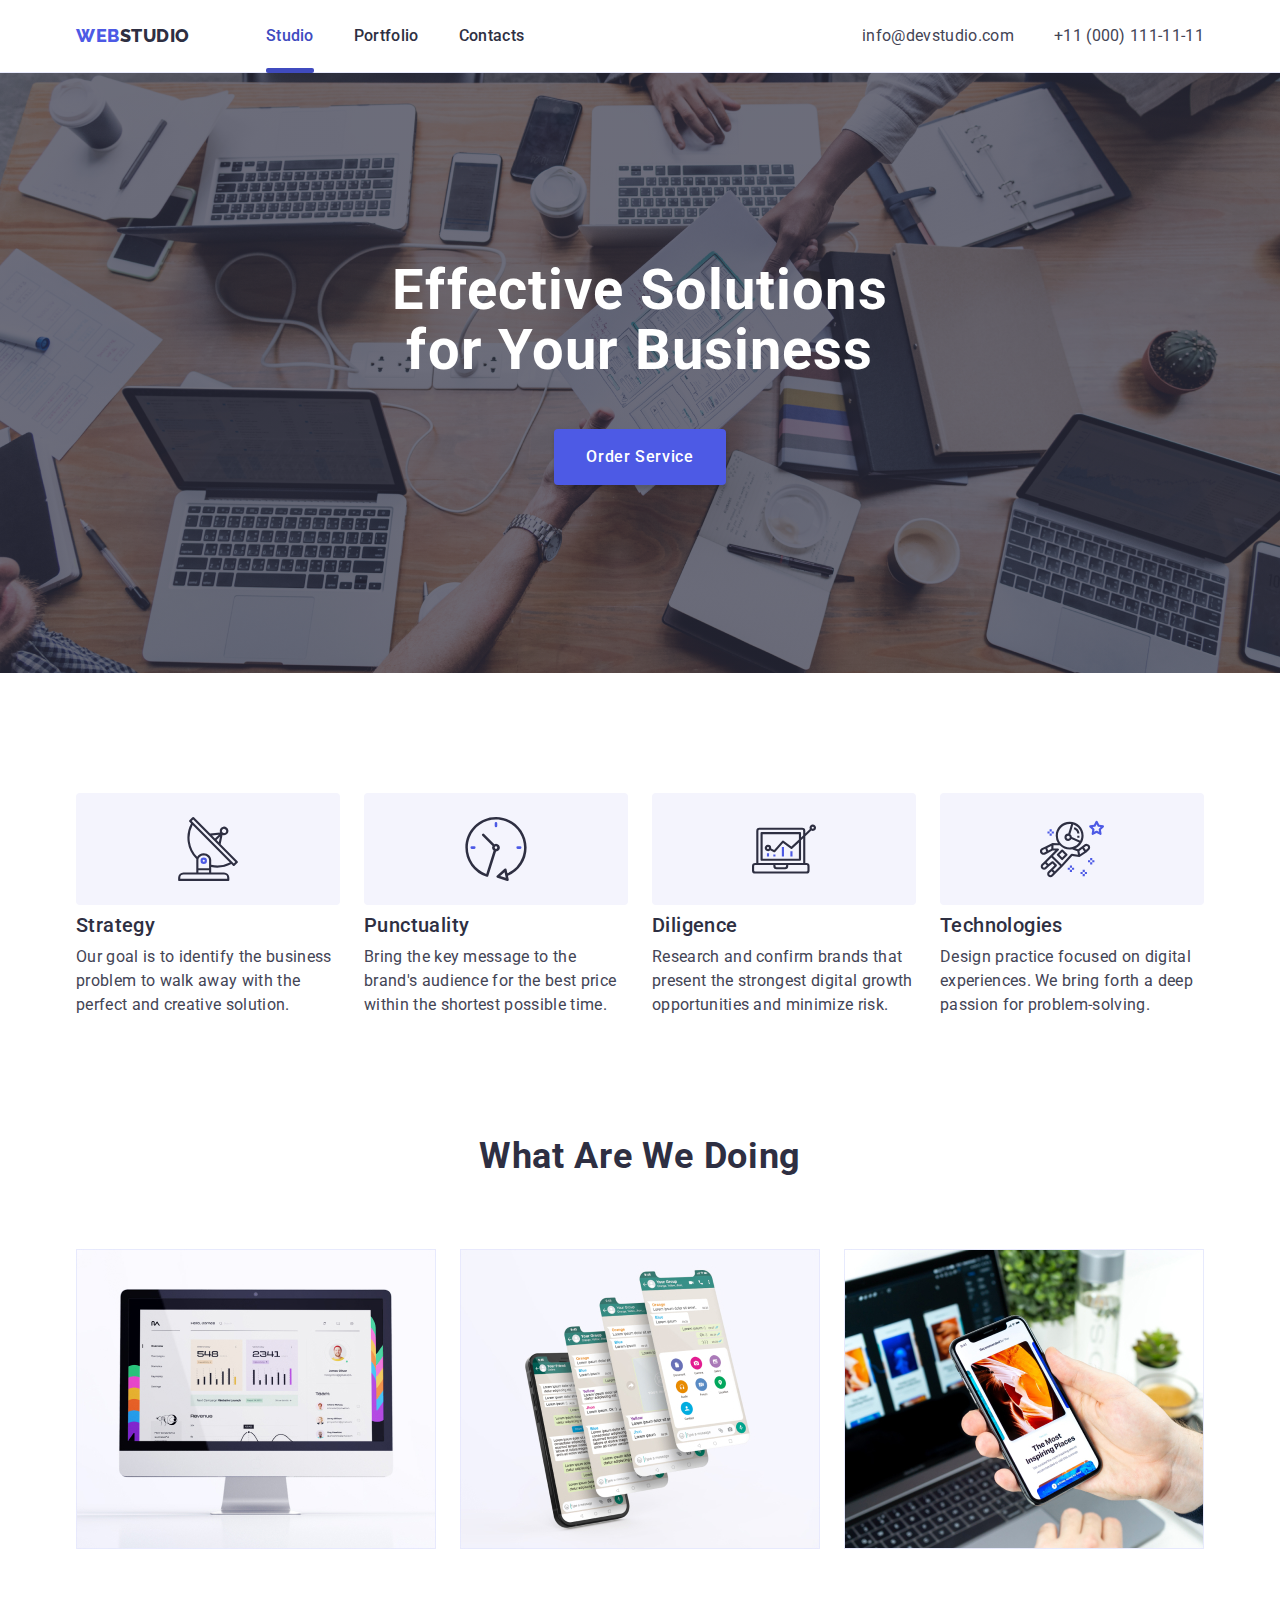
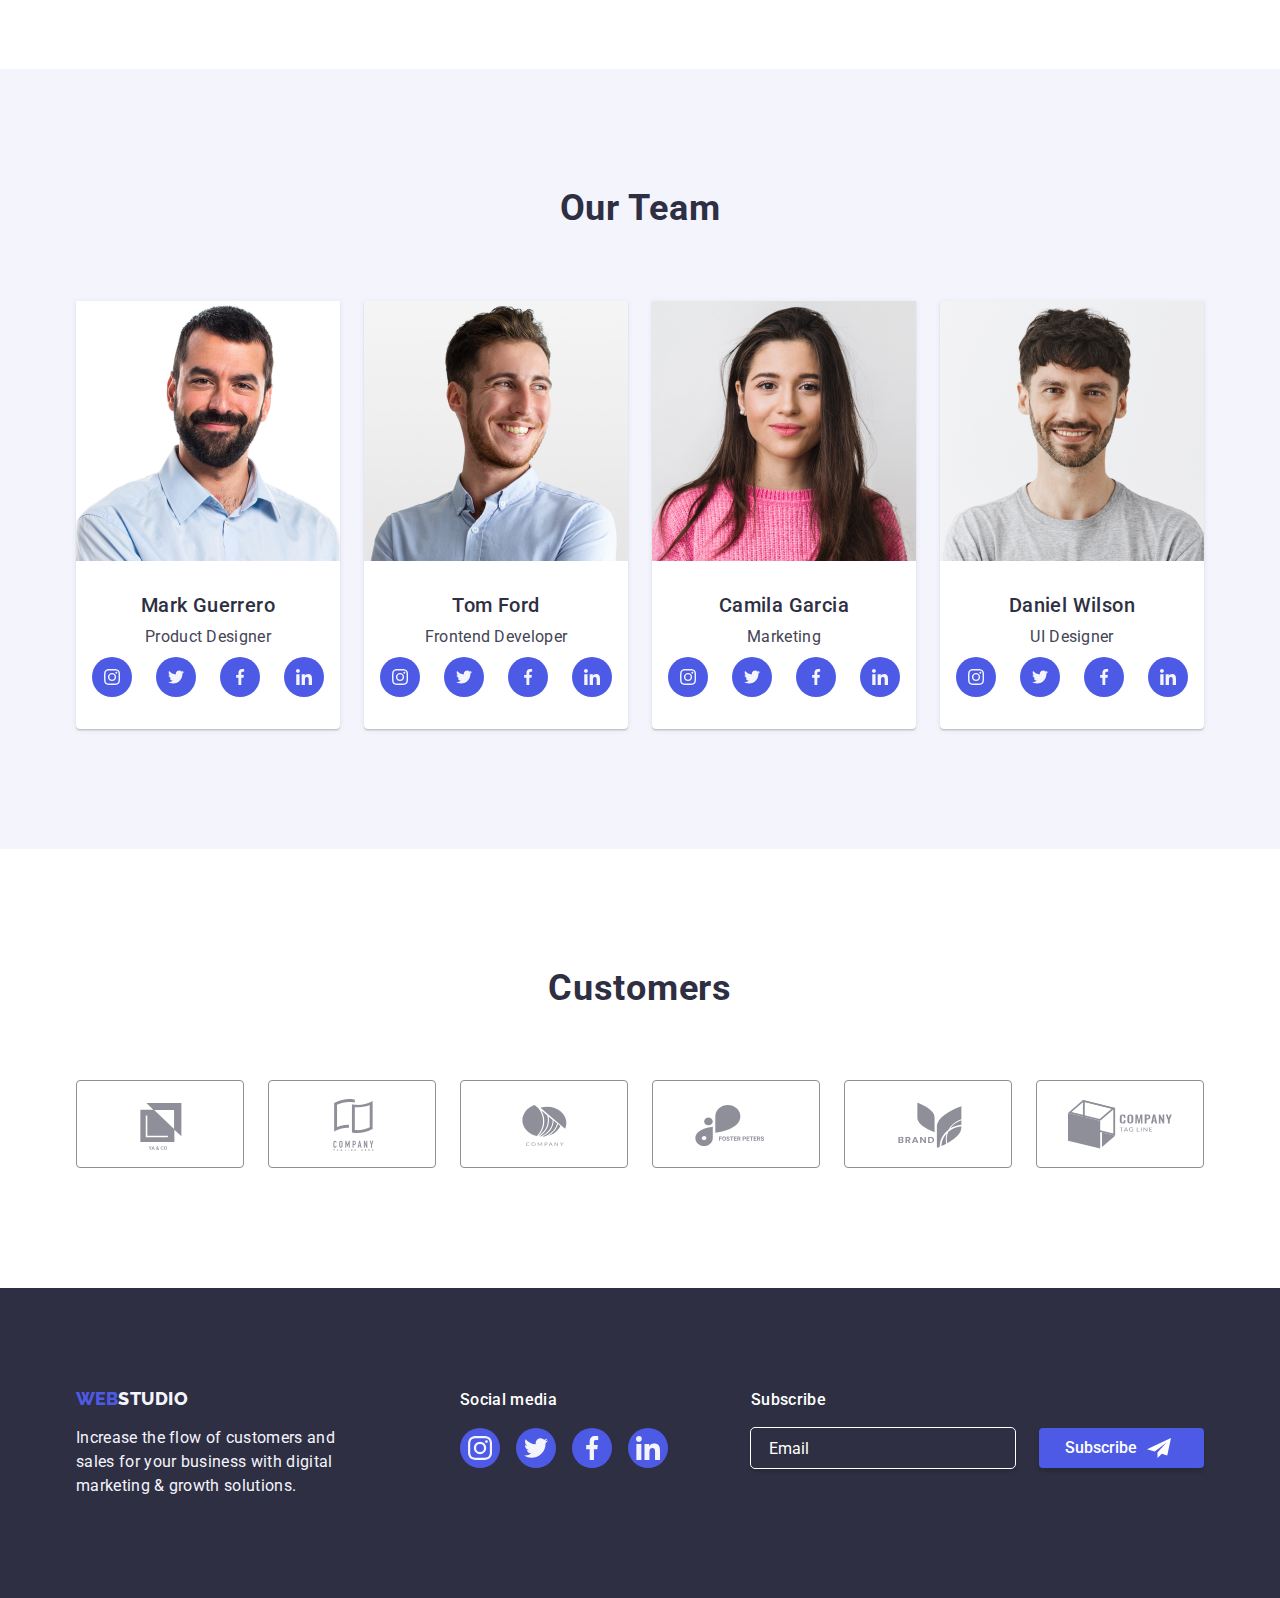
<file: index.html>
<!DOCTYPE html>
<html lang="en">
<head>
    <meta charset="UTF-8">
    <meta http-equiv="X-UA-Compatible" content="IE=edge">
    <meta name="viewport" content="width=device-width, initial-scale=1.0">
    <title>Document</title>
    <link rel="preconnect" href="https://fonts.googleapis.com">
    <link rel="preconnect" href="https://fonts.gstatic.com" crossorigin>
    <link href="https://fonts.googleapis.com/css2?family=Raleway:wght@800&family=Roboto:wght@400;500;700;900&display=swap" rel="stylesheet">
    <link rel="stylesheet" href="https://cdnjs.cloudflare.com/ajax/libs/modern-normalize/1.1.0/modern-normalize.min.css">
    <link rel="stylesheet" href="css/styles.css">
</head>
<body>
   <!-- Неader section -->
   <header class="border">
    <div class="header-container container">
        <!-- Nav -->
        <nav class="header-nav">
        <!-- Logo -->
        <a class="logo link" href="./index.html">Web<span class="logo-item">Studio</span></a>
        <ul class="nav-list link list">
            <li class="header-nav-list">
                <a class="header-nav-link link current" href="./index.html">Studio</a>
            </li>
            <li class="header-nav-list">
                <a class="header-nav-link link" href="./portfolio.html">Portfolio</a>
            </li>
            <li class="header-nav-list">
                <a class="header-nav-link link" href="">Contacts</a>
            </li>
        </ul>
        </nav>
        <address class="contacts">
            <ul class="header-contacts link list">
                 <li><a class="header-link link" href="mailto:info@devstudio.com">info@devstudio.com</a></li>
                <li><a class="header-link list link" href="tel:+110001111111">+11 (000) 111-11-11</a></li>
            </ul>
         </address>
    </div>
</header>
    <!-- Main section -->
    <main>
        <!-- Hero section -->
                <section class="hero-overlay">
                    <div class="main-container container">
                        <h1 class="hero-caption">Effective Solutions for Your Business</h1>
                        <button class="button" type="button" data-modal-open>Order Service</button>
                    </div>
                </section>
        <!-- About section -->
            <section class="page-section">
                <div class="container">
                    <h2 class="visually-hidden">About section</h2>
                    <ul class="page-item list">
                     <li class="desc-item"> 
                        <div class="icon-conteiner">
                            <svg class="page-icon" width="64" height="64">
                                <use href="./images/icons.svg#icon-antenna"></use>
                            </svg>
                        </div>
                         <h3 class="section-title">Strategy</h3>
                         <p class="section-text">Our goal is to identify the business problem to walk away with the perfect and creative solution.</p>
                     </li>
                     <li class="desc-item">
                        <div class="icon-conteiner">
                            <svg class="page-icon" width="64" height="64">
                                <use href="./images/icons.svg#icon-clock"></use>
                            </svg>
                        </div>
                         <h3 class="section-title">Punctuality</h3>
                         <p class="section-text">Bring the key message to the brand's audience for the best price within the shortest possible time.</p>
                     </li>
                     <li class="desc-item">
                        <div class="icon-conteiner">
                            <svg class="page-icon" width="64" height="64">
                                <use href="./images/icons.svg#icon-diagram"></use>
                            </svg>
                        </div>
                         <h3 class="section-title">Diligence</h3>
                         <p class="section-text">Research and confirm brands that present the strongest digital growth opportunities and minimize risk.</p>
                     </li>
                     <li class="desc-item">
                        <div class="icon-conteiner">
                            <svg class="page-icon" width="64" height="64">
                                <use href="./images/icons.svg#icon-astronaut"></use>
                            </svg>
                        </div>
                         <h3 class="section-title">Technologies</h3>
                         <p class="section-text">Design practice focused on digital experiences. We bring forth a deep passion for problem-solving.</p>
                     </li>
                    </ul>
                </div>
            </section>
        <!-- What are we doing-->
            <section class="content-section section">
                <div class="container">
                    <h2 class="content-title">What are we doing</h2>
                    <ul class="card-set list link">
                        <li class="card-set-item item">
                            <img src="./images/img.jpg" alt="laptop" width="360" height="300">
                        </li>
                        <li class="card-set-item item">
                            <img src="./images/img2.jpg" alt="smartphone" width="360" height="300">
                        </li>
                        <li class="card-set-item item">
                            <img src="./images/img3.jpg" alt="iphone" width="360" height="300">
                        </li>
                    </ul>
                </div>
            </section>
        <!-- Team section -->
            <section class="features-section section">
                <div class="container">
                    <h2 class="subject-section">Our Team</h2>
                    <ul class="features-list list card-set">
                       <li class="features-items card-set-item">
                        <img src="./images/img4.jpg" alt="Photo Mark Guerrero" width="264" height="260">
                        <div class="team-wrapper">
                            <h3 class="features-title">Mark Guerrero</h3>
                            <p class="features-section-text">Product Designer</p>
                            <ul class="social list">
                                <li class="social-item">
                                    <a class="social-link link" href="https://www.instagram.com/" target="_blank" rel="noopener noreferrer" aria-label="Link instagram">
                                         <svg class="social-icon" width="16" height="16">
                                            <use href="./images/icons.svg#icon-instagram"></use>
                                        </svg> 
                                    </a>
                                 </li>
                                 <li class="social-item">
                                    <a class="social-link link" href="https://twitter.com/" target="_blank" rel="noopener noreferrer" aria-label="Link twitter">
                                        <svg class="social-icon" width="16" height="16">
                                            <use href="./images/icons.svg#icon-twitter"></use>
                                        </svg>
                                    </a>
                                 </li>
                                 <li class="social-item">
                                    <a class="social-link link" href="https://uk-ua.facebook.com/" target="_blank" rel="noopener noreferrer" aria-label="Link facebook">
                                        <svg class="social-icon" width="16" height="16">
                                            <use href="./images/icons.svg#icon-facebook"></use>
                                        </svg>
                                    </a>
                                 </li>
                                 <li class="social-item">
                                    <a class="social-link link" href="https://ua.linkedin.com/" target="_blank" rel="noopener noreferrer" aria-label="Link linkedin">
                                        <svg class="social-icon" width="16" height="16">
                                            <use href="./images/icons.svg#icon-linkedin"></use>
                                        </svg>
                                    </a>
                                 </li>
                            </ul>
                        </div>
                       </li>
                       <li class="features-items card-set-item">
                        <img src="./images/img7.jpg" alt="Photo Tom Ford" width="264" height="260">
                        <div class="team-wrapper">
                            <h3 class="features-title">Tom Ford</h3>
                            <p class="features-section-text">Frontend Developer</p>
                            <ul class="social list">
                                <li class="social-item">
                                    <a class="social-link link" href="https://www.instagram.com/" target="_blank" rel="noopener noreferrer" aria-label="Link instagram">
                                         <svg class="social-icon" width="40" height="40">
                                            <use href="./images/icons.svg#icon-instagram"></use>
                                        </svg> 
                                    </a>
                                 </li>
                                 <li class="social-item">
                                    <a class="social-link link" href="https://twitter.com/" target="_blank" rel="noopener noreferrer" aria-label="Link twitter">
                                        <svg class="social-icon" width="40" height="40">
                                            <use href="./images/icons.svg#icon-twitter"></use>
                                        </svg>
                                    </a>
                                 </li>
                                 <li class="social-item">
                                    <a class="social-link link" href="https://uk-ua.facebook.com/" target="_blank" rel="noopener noreferrer" aria-label="Link facebook">
                                        <svg class="social-icon" width="40" height="40">
                                            <use href="./images/icons.svg#icon-facebook"></use>
                                        </svg>
                                    </a>
                                 </li>
                                 <li class="social-item">
                                    <a class="social-link link" href="https://ua.linkedin.com/" target="_blank" rel="noopener noreferrer" aria-label="Link linkedin">
                                        <svg class="social-icon" width="40" height="40">
                                            <use href="./images/icons.svg#icon-linkedin"></use>
                                        </svg>
                                    </a>
                                 </li>
                            </ul>
                        </div>
                       </li>
                       <li class="features-items card-set-item">
                        <img src="./images/img5.jpg" alt="Photo Camila Garcia" width="264" height="260">
                        <div class="team-wrapper">
                            <h3 class="features-title">Camila Garcia</h3>
                            <p class="features-section-text">Marketing</p>
                            <ul class="social list">
                                <li class="social-item">
                                    <a class="social-link link" href="https://www.instagram.com/" target="_blank" rel="noopener noreferrer" aria-label="Link instagram">
                                         <svg class="social-icon" width="40" height="40">
                                            <use href="./images/icons.svg#icon-instagram"></use>
                                        </svg> 
                                    </a>
                                 </li>
                                 <li class="social-item">
                                    <a class="social-link link" href="https://twitter.com/" target="_blank" rel="noopener noreferrer" aria-label="Link twitter">
                                        <svg class="social-icon" width="40" height="40">
                                            <use href="./images/icons.svg#icon-twitter"></use>
                                        </svg>
                                    </a>
                                 </li>
                                 <li class="social-item">
                                    <a class="social-link link" href="https://uk-ua.facebook.com/" target="_blank" rel="noopener noreferrer" aria-label="Link facebook">
                                        <svg class="social-icon" width="40" height="40">
                                            <use href="./images/icons.svg#icon-facebook"></use>
                                        </svg>
                                    </a>
                                 </li>
                                 <li class="social-item">
                                    <a class="social-link link" href="https://ua.linkedin.com/" target="_blank" rel="noopener noreferrer" aria-label="Link linkedin">
                                        <svg class="social-icon" width="40" height="40">
                                            <use href="./images/icons.svg#icon-linkedin"></use>
                                        </svg>
                                    </a>
                                 </li>
                            </ul>
                        </div>
                       </li>
                       <li class="features-items card-set-item">
                        <img src="./images/img6.jpg" alt="Photo Daniel Wilson" width="264" height="260">
                        <div class="team-wrapper">
                            <h3 class="features-title">Daniel Wilson</h3>
                            <p class="features-section-text">UI Designer</p>
                            <ul class="social list">
                                <li class="social-item">
                                    <a class="social-link link" href="https://www.instagram.com/" target="_blank" rel="noopener noreferrer" aria-label="Link instagram">
                                         <svg class="social-icon" width="40" height="40">
                                            <use href="./images/icons.svg#icon-instagram"></use>
                                        </svg> 
                                    </a>
                                 </li>
                                 <li class="social-item">
                                    <a class="social-link link" href="https://twitter.com/" target="_blank" rel="noopener noreferrer" aria-label="Link twitter">
                                        <svg class="social-icon" width="40" height="40">
                                            <use href="./images/icons.svg#icon-twitter"></use>
                                        </svg>
                                    </a>
                                 </li>
                                 <li class="social-item">
                                    <a class="social-link link" href="https://uk-ua.facebook.com/" target="_blank" rel="noopener noreferrer" aria-label="Link facebook">
                                        <svg class="social-icon" width="40" height="40">
                                            <use href="./images/icons.svg#icon-facebook"></use>
                                        </svg>
                                    </a>
                                 </li>
                                 <li class="social-item">
                                    <a class="social-link link" href="https://ua.linkedin.com/" target="_blank" rel="noopener noreferrer" aria-label="Link linkedin">
                                        <svg class="social-icon" width="40" height="40">
                                            <use href="./images/icons.svg#icon-linkedin"></use>
                                        </svg>
                                    </a>
                                 </li>
                            </ul>
                        </div>
                       </li>
                    </ul>
                </div>
            </section>
            <!-- Customers -->
            <section class="clients-section">
                <div class="container">
                    <h2 class="clients-title">Customers</h2>
                    <ul class="clients-list list">
                    <li class="clients-item list">
                        <a class="clients-link" href="">
                            <svg class="clients-icon" width="104" height="56">
                                <use href="./images/icons.svg#icon-Logo-5"></use>
                            </svg>
                        </a>
                    </li>
                    <li class="clients-item list">
                        <a class="clients-link" href="">
                            <svg class="clients-icon" width="104" height="56">
                                <use href="./images/icons.svg#icon-Logo-6"></use>
                            </svg>
                        </a>
                    </li>
                    <li class="clients-item list">
                        <a class="clients-link" href="">
                            <svg class="clients-icon" width="104" height="56">
                                <use href="./images/icons.svg#icon-Logo-7"></use>
                            </svg>
                        </a>
                    </li>
                    <li class="clients-item list">
                        <a class="clients-link" href="">
                            <svg class="clients-icon" width="104" height="56">
                                <use href="./images/icons.svg#icon-Logo-8"></use>
                            </svg>
                        </a>
                    </li>
                    <li class="clients-item list">
                        <a class="clients-link" href="">
                            <svg class="clients-icon" width="104" height="56">
                                <use href="./images/icons.svg#icon-Logo-9"></use>
                            </svg>
                        </a>
                    </li>
                    <li class="clients-item list">
                        <a class="clients-link" href="">
                            <svg class="clients-icon" width="104" height="56">
                                <use href="./images/icons.svg#icon-Logo-10"></use>
                            </svg>
                        </a>
                    </li>
                   </ul>
                </div>
            </section>
    </main>
    <!-- Footer -->
        <footer class="footer-section list">
            <div class="footer-container container">
                <div class="footer-wrap">
                    <a class="footer-logo-link link" href="./index.html">Web<span class="footer-logo">Studio</span></a>
                    <p class="footer-text">Increase the flow of customers and sales for your business with digital marketing &#38; growth solutions.</p>
                </div>
                <div class="footer-contacts">
                    <p class="contacts-text">Social media</p>
                    <ul class="footer-list list">
                        <li class="social-item">
                            <a class="social-link footer-link link" href="https://www.instagram.com/" target="_blank" rel="noopener noreferrer" aria-label="Link instagram">
                                 <svg class="social-icon footer-icon" width="24" height="24">
                                    <use href="./images/icons.svg#icon-instagram"></use>
                                </svg>
                            </a>
                         </li>
                         <li class="social-item">
                            <a class="social-link footer-link link" href="https://twitter.com/" target="_blank" rel="noopener noreferrer" aria-label="Link twitter">
                                <svg class="social-icon footer-icon" width="24" height="24">
                                    <use href="./images/icons.svg#icon-twitter"></use>
                                </svg>
                            </a>
                         </li>
                         <li class="social-item">
                            <a class="social-link footer-link link" href="https://uk-ua.facebook.com/" target="_blank" rel="noopener noreferrer" aria-label="Link facebook">
                                <svg class="social-icon footer-icon" width="24" height="24">
                                    <use href="./images/icons.svg#icon-facebook"></use>
                                </svg>
                            </a>
                         </li>
                         <li class="social-item">
                            <a class="social-link footer-link link" href="https://ua.linkedin.com/" target="_blank" rel="noopener noreferrer" aria-label="Link linkedin">
                                <svg class="social-icon footer-icon" width="24" height="24">
                                    <use href="./images/icons.svg#icon-linkedin"></use>
                                </svg>
                            </a>
                         </li>
                    </ul>
                </div>
                <div class="footer-form-box">
                    <strong class="footer-form-title">Subscribe</strong>
                    <form class="footer-form" autocomplete="off">
                        <input type="email" class="footer-form-input" name="footer-email" id="footer-email" required minlength="2" placeholder="Email">
                        <button type="submit" class="footer-form-button">Subscribe
                            <svg class="footer-form-icon" width="24" height="24">
                                <use href="./images/icons.svg#icon-form-footer"></use>
                            </svg>
                        </button>
                    </form>
                </div>
            </div>
        </footer>
           <!-- Modal window -->
           <div class="backdrop is-hidden" data-modal>
            <div class="modal">
                <button type="button" class="modal-close-button" data-modal-close>
                    <svg class="modal-icon" width="8" height="8">
                        <use href="./images/icons.svg#icon-close"></use>
                    </svg>
                </button>
                <strong class="modal-form-title">Leave your contacts and we will call you back</strong>
                <form class="modal-form" name="modal-form" autocomplete="on" >
                    <label class="modal-form-label" for="user-name">Name</label>
                    <div class="modal-form-wrapper">
                        <input type="text" class="modal-form-input" name="user-name" id="user-name" placeholder=" " required minlength="2">
                        <svg class="modal-form-icon" width="12" height="12">
                            <use href="./images/icons.svg#icon-name"></use>
                        </svg>
                    </div>
                    <label class="modal-form-label" for="user-phone">Phone</label>
                    <div class="modal-form-wrapper">
                        <input type="tel" class="modal-form-input" name="user-phone" id="user-phone" placeholder=" " required minlength="12" maxlength="12">
                        <svg class="modal-form-icon" width="13" height="13">
                            <use href="./images/icons.svg#icon-tel"></use>
                        </svg>
                    </div>
                    <label class="modal-form-label" for="user-email">Email</label>
                    <div class="modal-form-wrapper">
                        <input type="email" class="modal-form-input" name="user-email" id="user-email" placeholder=" " required minlength="2">
                        <svg class="modal-form-icon" width="15" height="12">
                            <use href="./images/icons.svg#icon-email"></use>
                    </svg>
                    </div>
                    <label class="modal-form-label" for="user-message">Comment</label>
                    <textarea class="modal-form-message" name="user-message" id="user-message" rows="5" placeholder="Text input"></textarea>
                    <label class="modal-form-agreement" for="user-agreement">
                        <input type="checkbox" class="modal-form-agreement-box" name="user-agreement" id="user-agreement" required>
                        <svg class="modal-form-agreement-icon" width="16" height="16">
                            <use class="modal-form-checked" href="./images/icons.svg#icon-click"></use>
                            <use class="modal-form-unchecked" href="./images/icons.svg#icon-unclick"></use>
                        </svg>
                        <span class="modal-form-agreement-text">I accept the terms and conditions of the 
                            <a href="" class="modal-form-agreement-link">Privacy Policy</a>
                        </span>
                    </label>
                    <button type="submit" class="modal-buttom">Send</button>
                </form>
            </div>
        </div>
    <script src="./modal.js"></script>
</body>
</html>
</file>
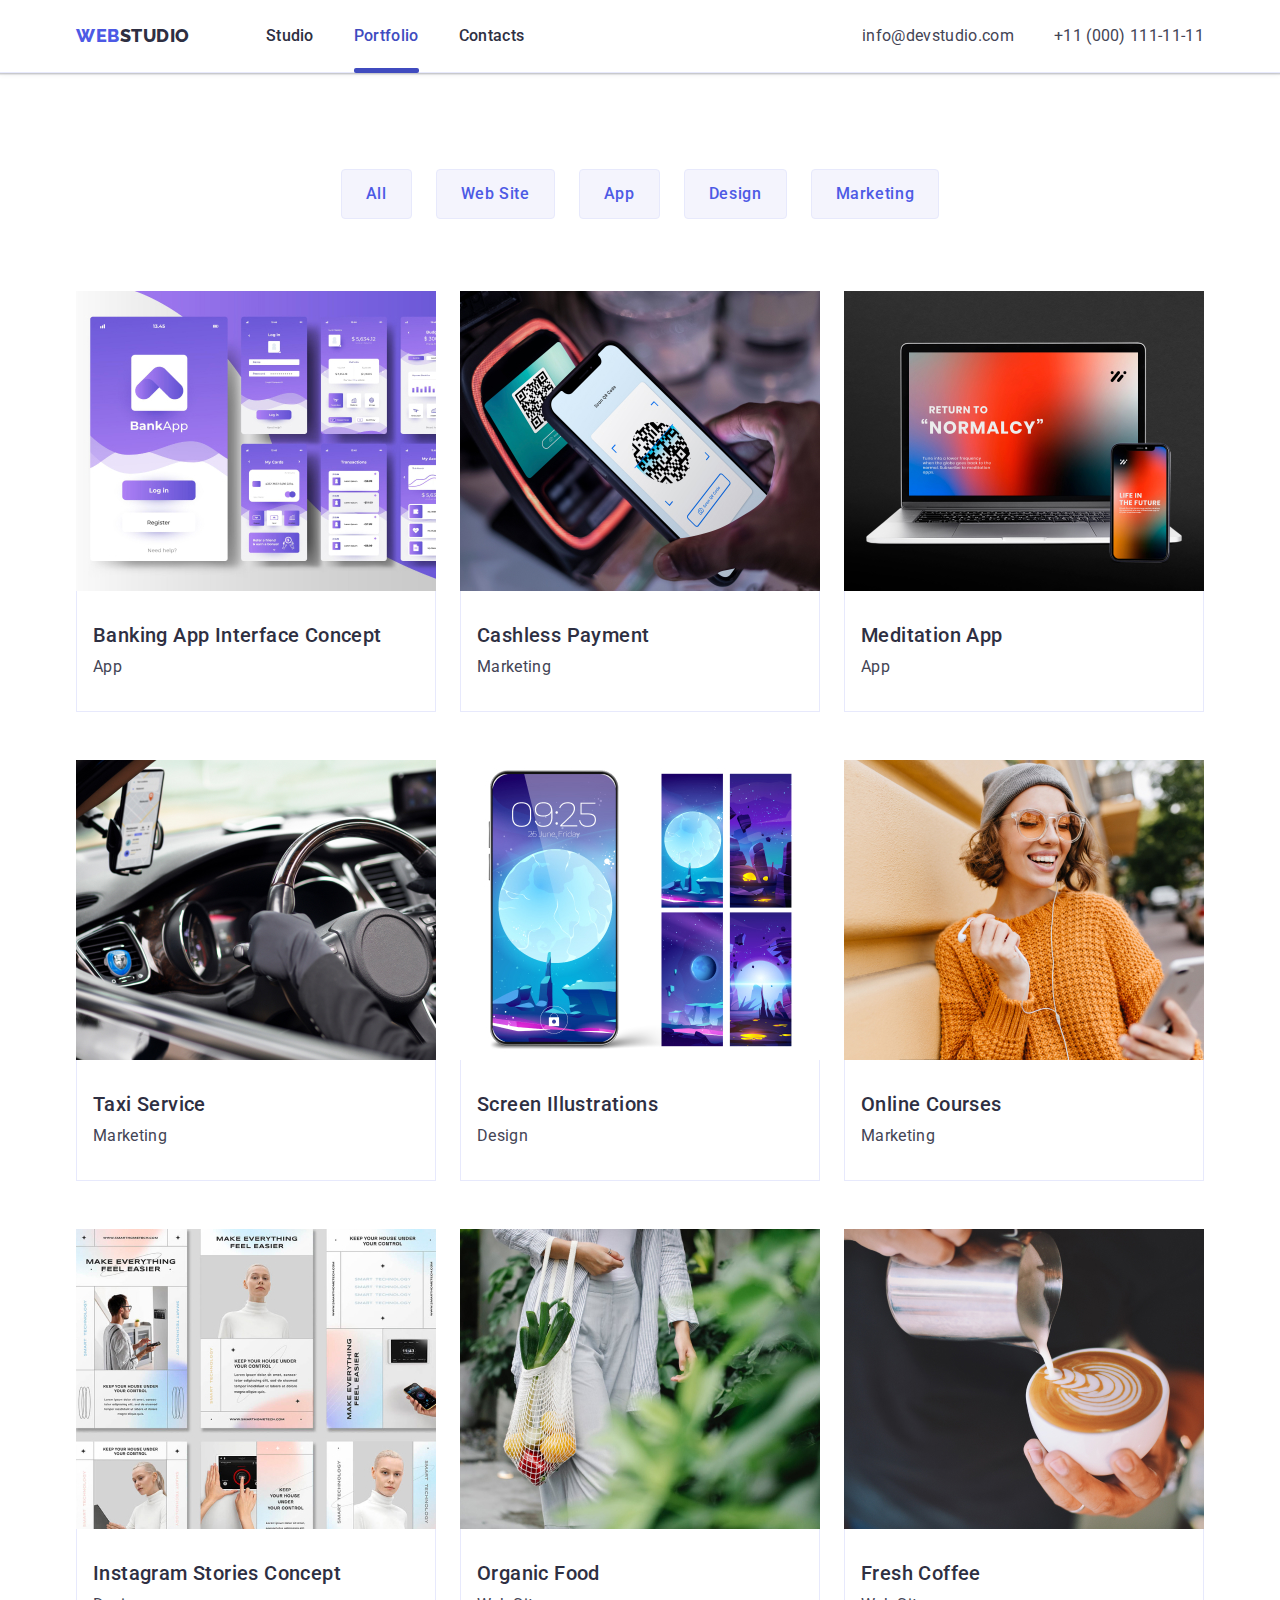
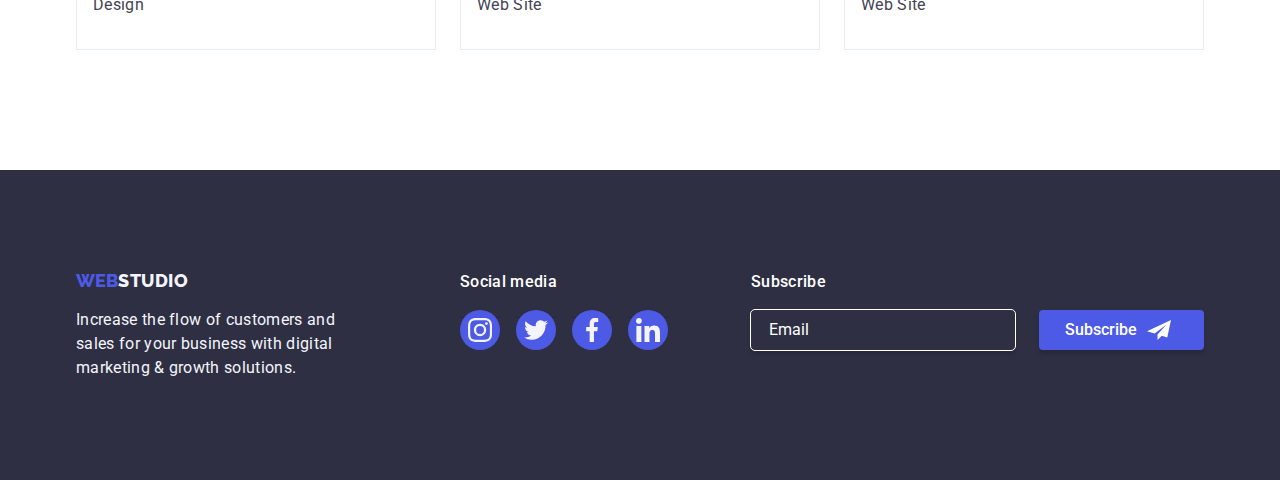
<file: portfolio.html>
<!DOCTYPE html>
<html lang="en">
<head>
    <meta charset="UTF-8">
    <meta http-equiv="X-UA-Compatible" content="IE=edge">
    <meta name="viewport" content="width=device-width, initial-scale=1.0">
    <title>Document</title>
    <link rel="preconnect" href="https://fonts.googleapis.com">
    <link rel="preconnect" href="https://fonts.gstatic.com" crossorigin>
    <link href="https://fonts.googleapis.com/css2?family=Raleway:wght@800&family=Roboto:wght@400;500;700;900&display=swap" rel="stylesheet">
    <link rel="stylesheet" href="https://cdnjs.cloudflare.com/ajax/libs/modern-normalize/1.1.0/modern-normalize.min.css">
    <link rel="stylesheet" href="css/styles.css">
</head>
<body>
    <!-- Неader section -->
    <header class="border">
        <div class="header-container container">
            <!-- Nav -->
            <nav class="header-nav">
            <!-- Logo -->
            <a class="logo link" href="./index.html">Web<span class="logo-item">Studio</span></a>
            <ul class="nav-list link list">
                <li class="header-nav-list">
                    <a class="header-nav-link link" href="./index.html">Studio</a>
                </li>
                <li class="header-nav-list">
                    <a class="header-nav-link link current" href="./portfolio.html">Portfolio</a>
                </li>
                <li class="header-nav-list">
                    <a class="header-nav-link link" href="">Contacts</a>
                </li>
            </ul>
            </nav>
            <address class="contacts">
                <ul class="header-contacts link list">
                     <li><a class="header-link link" href="mailto:info@devstudio.com">info@devstudio.com</a></li>
                    <li><a class="header-link list link" href="tel:+110001111111">+11 (000) 111-11-11</a></li>
                </ul>
             </address>
        </div>
    </header>
    <!-- Main section -->
    <main>
    <section class="main-section">
        <div class="container">
            <h1  class="visually-hidden">Main section</h1>
            <ul class="main-item card-set list">
                <li><button class="main-button" type="button">All</button></li>
                <li><button class="main-button" type="button">Web Site</button></li>
                <li><button class="main-button" type="button">App</button></li>
                <li><button class="main-button" type="button">Design</button></li>
                <li><button class="main-button" type="button">Marketing</button></li>
            </ul>
            <ul class="main-item-wrapper card-set link list">
                <li class="body-items card-set-item">
                    <a class="main-link link" href="">
                        <div class="main-box">
                            <img src="./images/img11.jpg" alt="Banking App Interface Concept" width="360" height="300">
                            <div class="main-overlay">
                                <p class="overlay-label">14 Stylish and User-Friendly App Design Concepts · Task Manager App · Calorie Tracker App · Exotic Fruit Ecommerce App · Cloud Storage App</p>
                            </div>
                        </div>
                             <div class="main-team-wrapper">
                                <h2 class="main-title">Banking App Interface Concept</h2>
                                <p class="main-text">App</p>
                            </div>
                    </a>
                </li>
                <li class="body-items card-set-item">
                        <a class="main-link link" href="">
                            <div class="main-box">
                                <img src="./images/img12.jpg" alt="Cashless Payment" width="360" height="300">
                                <div class="main-overlay">
                                    <p class="overlay-label">14 Stylish and User-Friendly App Design Concepts · Task Manager App · Calorie Tracker App · Exotic Fruit Ecommerce App · Cloud Storage App</p>
                                </div>
                            </div>
                        <div class="main-team-wrapper">
                            <h2 class="main-title">Cashless Payment</h2>
                            <p class="main-text">Marketing</p>
                        </div>
                    </a>
                </li>
                <li class="body-items card-set-item">
                        <a class="main-link link" href="">
                            <div class="main-box">
                                <img src="./images/img13.jpg" alt="Meditation App" width="360" height="300">
                                <div class="main-overlay">
                                    <p class="overlay-label">14 Stylish and User-Friendly App Design Concepts · Task Manager App · Calorie Tracker App · Exotic Fruit Ecommerce App · Cloud Storage App</p>
                                </div>
                            </div>
                        <div class="main-team-wrapper">
                            <h2 class="main-title">Meditation App</h2>
                            <p class="main-text">App</p>
                        </div>
                    </a>
                </li>
                <li class="body-items card-set-item">
                        <a class="main-link link" href="">
                            <div class="main-box">
                                <img src="./images/img14.jpg" alt="Taxi Service" width="360" height="300">
                                <div class="main-overlay">
                                    <p class="overlay-label">14 Stylish and User-Friendly App Design Concepts · Task Manager App · Calorie Tracker App · Exotic Fruit Ecommerce App · Cloud Storage App</p>
                                </div>
                            </div>
                        <div class="main-team-wrapper">
                            <h2 class="main-title">Taxi Service</h2>
                            <p class="main-text">Marketing</p>
                        </div>
                    </a>
                </li>
                <li class="body-items card-set-item">
                        <a class="main-link link" href="">
                            <div class="main-box">
                                <img src="./images/img15.jpg" alt="Screen Illustrations" width="360" height="300">
                                <div class="main-overlay">
                                    <p class="overlay-label">14 Stylish and User-Friendly App Design Concepts · Task Manager App · Calorie Tracker App · Exotic Fruit Ecommerce App · Cloud Storage App</p>
                                </div>
                            </div>
                        <div class="main-team-wrapper">
                            <h2 class="main-title">Screen Illustrations</h2>
                            <p class="main-text">Design</p>
                        </div>
                    </a>
                </li>
                <li class="body-items card-set-item">
                        <a class="main-link link" href="">
                            <div class="main-box">
                                <img src="./images/img16.jpg" alt="Online Courses" width="360" height="300">
                                <div class="main-overlay">
                                    <p class="overlay-label">14 Stylish and User-Friendly App Design Concepts · Task Manager App · Calorie Tracker App · Exotic Fruit Ecommerce App · Cloud Storage App</p>
                                </div>
                            </div>
                        <div class="main-team-wrapper">
                            <h2 class="main-title">Online Courses</h2>
                            <p class="main-text">Marketing</p>
                        </div>
                    </a>
                </li>
                <li class="body-items card-set-item">
                        <a class="main-link link" href="">
                            <div class="main-box">
                                <img src="./images/img17.jpg" alt="Instagram Stories Concept" width="360" height="300">
                                <div class="main-overlay">
                                    <p class="overlay-label">14 Stylish and User-Friendly App Design Concepts · Task Manager App · Calorie Tracker App · Exotic Fruit Ecommerce App · Cloud Storage App</p>
                                </div>
                            </div>
                        <div class="main-team-wrapper">
                            <h2 class="main-title">Instagram Stories Concept</h2>
                            <p class="main-text">Design</p>
                        </div>
                    </a>
                </li>
                <li class="body-items card-set-item">
                        <a class="main-link link" href="">
                            <div class="main-box">
                                <img src="./images/img18.jpg" alt="Organic Food" width="360" height="300">
                                <div class="main-overlay">
                                    <p class="overlay-label">14 Stylish and User-Friendly App Design Concepts · Task Manager App · Calorie Tracker App · Exotic Fruit Ecommerce App · Cloud Storage App</p>
                                </div>
                            </div>
                        <div class="main-team-wrapper">
                            <h2 class="main-title">Organic Food</h2>
                            <p class="main-text">Web Site</p>
                        </div>
                    </a>
                </li>
                <li class="body-items card-set-item">
                        <a class="main-link link" href="">
                            <div class="main-box">
                                <img src="./images/img19.jpg" alt="Fresh Coffee" width="360" height="300">
                                <div class="main-overlay">
                                    <p class="overlay-label">14 Stylish and User-Friendly App Design Concepts · Task Manager App · Calorie Tracker App · Exotic Fruit Ecommerce App · Cloud Storage App</p>
                                </div>
                            </div>
                        <div class="main-team-wrapper">
                            <h2 class="main-title">Fresh Coffee</h2>
                            <p class="main-text">Web Site</p>
                        </div>
                    </a>
                </li>
            </ul>
        </div>
    </section>
    </main>
     <!-- Footer -->
     <footer class="footer-section list">
        <div class="footer-container container">
            <div class="footer-wrap">
                <a class="footer-logo-link link" href="./index.html">Web<span class="footer-logo">Studio</span></a>
                <p class="footer-text">Increase the flow of customers and sales for your business with digital marketing &#38; growth solutions.</p>
            </div>
            <div class="footer-contacts">
                <p class="contacts-text">Social media</p>
                <ul class="footer-list list">
                    <li class="social-item">
                        <a class="social-link footer-link link" href="https://www.instagram.com/" target="_blank" rel="noopener noreferrer" aria-label="Link instagram">
                             <svg class="social-icon footer-icon" width="24" height="24">
                                <use href="./images/icons.svg#icon-instagram"></use>
                            </svg>
                        </a>
                     </li>
                     <li class="social-item">
                        <a class="social-link footer-link link" href="https://twitter.com/" target="_blank" rel="noopener noreferrer" aria-label="Link twitter">
                            <svg class="social-icon footer-icon" width="24" height="24">
                                <use href="./images/icons.svg#icon-twitter"></use>
                            </svg>
                        </a>
                     </li>
                     <li class="social-item">
                        <a class="social-link footer-link link" href="https://uk-ua.facebook.com/" target="_blank" rel="noopener noreferrer" aria-label="Link facebook">
                            <svg class="social-icon footer-icon" width="24" height="24">
                                <use href="./images/icons.svg#icon-facebook"></use>
                            </svg>
                        </a>
                     </li>
                     <li class="social-item">
                        <a class="social-link footer-link link" href="https://ua.linkedin.com/" target="_blank" rel="noopener noreferrer" aria-label="Link linkedin">
                            <svg class="social-icon footer-icon" width="24" height="24">
                                <use href="./images/icons.svg#icon-linkedin"></use>
                            </svg>
                        </a>
                     </li>
                </ul>
            </div>
            <div class="footer-form-box">
                <strong class="footer-form-title">Subscribe</strong>
                <form class="footer-form" autocomplete="off">
                    <input type="email" class="footer-form-input" name="footer-email" id="footer-email" required minlength="2" placeholder="Email">
                    <button type="submit" class="footer-form-button">Subscribe
                        <svg class="footer-form-icon" width="24" height="24">
                            <use href="./images/icons.svg#icon-form-footer"></use>
                        </svg>
                    </button>
                </form>
            </div>
        </div>
    </footer>
</body>
</html>
</file>
<file: css/styles.css>
/* Root */
:root { 
--iris: #4d5ae5;
--ocean: #404bbf;
--navy-blue: #2e2f42;
--green: #31d0aa;
--slate: #434455;
--light-slate: #8e8f99;
--cornflower: #e7e9fc;
--cloud: #f4f4fd;
--navy-blue-modal: #2e2f42;
--grey: #2e2f42;
--white: #ffffff;
--dairy: #fcfcfc;
/* Others */
--items: 3;
--indent: 24px;
--timing-function: cubic-bezier(0.4, 0, 0.2, 1);
}


/* Body */
body {
background-color: var(--white);
font-family: 'Roboto', sans-serif;
color:var(--slate);
}


/* Card-set */
.card-set {
display: flex;
flex-wrap: wrap;
gap: var(--indent);
  }
.card-set-item {
width: calc((100% - var(--indent) * (var(--items) - 1)) / var(--items));
}


/* Reset */
.list {
list-style: none;
margin: 0px;
padding: 0px;
}

.link {
text-decoration: none;
}

h1,h2,h3,h4,h5,h6,p{
margin: 0px;
}
img{
display: block;
max-width: 100%;
height: auto;
}

.section{
padding-bottom: 120px;
padding-top: 120px;
}


/* Conteiner */
.container {
width: 1158px;
margin-left: auto;
margin-right: auto;
padding-left: 15px;
padding-right: 15px;

}


/* Header */


/* Border */
.border{
	border-bottom: 1px solid var(--cornflower);
  box-shadow: 0px 2px 1px rgba(46, 47, 66, 0.08),
   0px 1px 1px rgba(46, 47, 66, 0.16),
    0px 1px 6px rgba(46, 47, 66, 0.08);
}


/* Logo */
.logo {
font-family: 'Raleway',sans-serif;
font-weight: 800;
font-size: 18px;
line-height: 1.17;
letter-spacing: 0.03em;
text-transform: uppercase;
color: var(--iris);
font-style: normal;
margin-right: 76px;
max-width: 496px;
}

.logo-item {
color: var(--navy-blue);
}



/* Nav */
.contacts{
font-style: normal;
}   
.header-contacts{
gap: 40px;
display: flex;
align-items: center;
}
.header-container{
display: flex;
align-items: center;
}
.header-nav{
margin-right: auto;
align-items: center;
display: flex;
text-align: center;
}
.nav-list{
display: flex;
gap: 40px;
}
.header-nav-link {
position: relative;
font-weight: 500;
font-size: 16px;
line-height: 1.5;
letter-spacing: 0.02em;
color: var(--navy-blue);
padding-top: 24px;
padding-bottom: 24px;
display: block;
transition: color 250ms var(--timing-function);

}

.header-nav-link::after{
content:'';
position: absolute;
left: 0;
bottom: -1px;


display: block;

width: 100%;
height: 5px;
border-radius: 2px;
transition: 250ms var(--timing-function);
}


.header-nav-link.current::after,
.header-nav-link:hover::after,
.header-nav-link:focus::after{
  background-color: var(--ocean);
}

.header-nav-link.current{
  color: var(--ocean);
}


.header-nav-link:hover,
.header-nav-link:focus {
color: var(--ocean);
}
.header-nav-link:active {
color: var(--ocean);
}

.header-link{ 
  display: block;
  padding-top: 24px;
  padding-bottom: 24px;
}

.header-link {
font-weight: 400;
font-size: 16px;
line-height: 1.5;
letter-spacing: 0.02em;
color: var(--slate); 
text-decoration: none;
transition: color 250ms var(--timing-function);
}
.header-link:hover,
.header-link:focus {
color: var(--ocean);
transition: color 250ms var(--timing-function);

}


/* Hero-section*/


/* Main-container */
.main-container{
text-align: center;
}

.hero-overlay{
background-image: linear-gradient(
rgba(46, 47, 66, 0.7),
rgba(46, 47, 66, 0.7)),
url(../images/people-office.jpg);
height: 600px;
max-width: 1440px;
margin-left: auto;
margin-right: auto;
background-position: center;
background-repeat: no-repeat;
background-size: cover;
background-color: var(--navy-blue-modal);
padding-top: 188px;
padding-bottom: 188px;
}

.hero-caption {
font-weight: 700;
font-size: 56px;
line-height: 1.07;
text-align: center;
letter-spacing: 0.02em;
color: var(--white);
max-width: 496px;
margin: 0 auto 48px;
}



/* Booton */
.button {
display: block;
border: none;
min-width: 105px;
min-height: 24px;
font-family: "Roboto", sans-serif;
font-weight: 500;
font-size: 16px;
line-height: 1.5;
letter-spacing: 0.04em;
background-color: var(--iris);
color: var(--white);
box-shadow: 0px 4px 4px rgba(0, 0, 0, 0.15);
border-radius: 4px;
cursor: pointer;
padding-top: 16px;
padding-bottom: 16px;
padding-left: 32px;
padding-right: 32px;
min-width: 169px;
height: 56px;
margin: auto;


transition: background-color 250ms var(--timing-function);
}

.button:hover,
.button:focus {
background-color: var(--ocean); 
transition: background-color 250ms var(--timing-function);
}


/* About section */
/* page-icon */


.icon-conteiner{
display: flex;
justify-content: center;
Width:264px;
height: 112px;
border-radius: 4px;
background-color: var(--cloud);
align-items: center;
margin-bottom: 8px;
}

.page-section{
padding-top: 120px;
padding-bottom: 120px;
}
.page-item{
display: flex;
}

.desc-item{
margin-right: 24px;
}
.desc-item:last-child{
margin-right: 0;
}
.section-title {
font-weight: 500;
font-size: 20px;
line-height: 1.2;
letter-spacing: 0.02em;
color: var(--navy-blue);
margin-bottom: 8px;
margin-top: 8px;
}
.visually-hidden {
visibility: hidden;
position: absolute;
width: 1px;
height: 1px;
margin: -1px;
border: 0;
padding: 0;
		
white-space: nowrap;
clip-path: inset(100%);
clip: rect(0 0 0 0);
overflow: hidden;
}
	  

.section-text {
font-weight: 400;
font-size: 16px;
line-height: 1.5;
letter-spacing: 0.02em;
color: var(--slate);
min-width: 264px;
}


/* What are we doing */
.content-title {
font-weight: 700;
font-size: 36px;
line-height: 1.11;
text-align: center;
letter-spacing: 0.02em;
text-transform: capitalize;
color: var(--navy-blue); 
margin-bottom: 72px; 
} 
.content-section {
background-color:var(--white);
padding-top: 0px;
}


/* Team section */

.team-wrapper{
border-top-left-radius: 0px;
border-top-right-radius: 0px;
border-bottom-right-radius: 4px;
border-bottom-left-radius: 4px;
padding-top: 32px;
padding-bottom: 32px;
}

.features-items{
background-color: var(--white);
box-shadow: 0px 1px 6px rgba(46, 47, 66, 0.08), 0px 1px 1px rgba(46, 47, 66, 0.16), 0px 2px 1px rgba(46, 47, 66, 0.08);
border-radius: 0px 0px 4px 4px;

}
.features-list{
--items: 4;
} 
.features-section {
background-color:var(--cloud) ;
}
.features-items {
background-color: var(--white);
}
.subject-section {
font-weight: 700;
font-size: 36px;
line-height: 1.11;
text-align: center;
letter-spacing: 0.02em;
text-transform: capitalize;
color: var(--navy-blue);
margin-bottom: 72px;
}
.features-title {
background-color:var(--white);
font-weight: 500;
font-size: 20px;
line-height: 1.2;
text-align: center;
letter-spacing: 0.02em;
color: var(--navy-blue);
margin-bottom: 8px;
}
.features-section-text {
font-size: 16px;
line-height: 1.5;
letter-spacing: 0.02em;
text-align: center;
}


/* Icons */
.social{
display:flex;
gap: 24px;
justify-content: center;
margin-top: 8px;
}

.social-link {
display: flex;
width: 40px;
height: 40px;
background-color: var(--iris);
justify-content: center;
align-items: center;
border-radius: 50%;
transition: background-color 250ms var(--timing-function);
}

.social-link:hover,
.social-link:focus{
background-color: var(--ocean);
transition: background-color 250ms var(--timing-function);
}


.social-icon{
max-width: 16px;
fill: var(--cloud);
}



/* Clients */

.clients-section{
padding-top: 120px;
padding-bottom: 120px;
}
.clients-title{
text-align: center;
color: var(--navy-blue);
font-style: normal;
font-weight: 700;
font-size: 36px;
line-height: 1.1;
letter-spacing: 0.02em;
margin-bottom: 72px;
cursor: pointer;
}

.clients-list{
display: flex;
gap: 24px;
}
	
	
.clients-link{
border: 1px solid var(--light-slate);
border-radius: 4px;
display: flex;
justify-content: center;
align-items: center;
width: 168px;
height: 88px;
color: var(--light-slate);

transition: color 250ms var(--timing-function), border-color 250ms var(--timing-function);
}
	
.clients-link:hover,
.clients-link:focus{
border-color: 1px solid var(--ocean);
color: var(--ocean);
transition: color 250ms var(--timing-function), border-color 250ms var(--timing-function);
}
	
.clients-icon{
fill: currentColor;
}




/* Footer */
.footer-container{
display: flex;
align-items: baseline;
}

.footer-wrap{
margin-right: 120px;
}



.footer-section {
background-color: var(--navy-blue-modal);
padding-top: 100px;
padding-bottom: 100px;
}

.footer-logo-link {
display: inline-block;
margin-bottom: 16px;
font-family: 'Raleway',sans-serif;
font-weight: 800;
font-size: 18px;
align-items: center;
text-transform: uppercase;
color: var(--iris);
}

.footer-logo {
font-family: 'Raleway',sans-serif;
font-weight: 800;
font-size: 18px;
line-height: 1.17;
align-items: center;
letter-spacing: 0.03em;
text-transform: uppercase;
color: var(--cloud);}

.footer-text {
color: #f4f4fd;
width: 264px;
line-height: 24px;
letter-spacing: 0.02em;
}

.contacts-text{
font-weight: 500;
line-height: 24px;
letter-spacing: 0.02em;
color: var(--white);
margin-bottom: 16px;
}


/* Icon-footer */
.footer-link{
width: 40px;
height: 40px;
transition: background-color 250ms var(--timing-function);
}

.footer-link{
  fill: var(--cloud);
  transition: color 250ms var(--timing-function), border-color 250ms var(--timing-function);
}


.footer-link:hover,
.footer-link:focus{
  background-color: #31d0aa;
}

.footer-list{
display:flex;
gap: 16px;
justify-content: center;
}

.footer-icon{
max-width: 24px;
}

/* Footer-form */


.footer-form-box{
  margin-left: auto;
  }
  .footer-form{
    display: flex;
    gap: 24px;
  }
  .footer-form-title{
  font-weight: 500;
  font-size: 16px;
  line-height: 1.5;
  letter-spacing: 0.02em;
  color: var(--white);
  margin-bottom: 16px;
  display: block; 
  }

  .footer-form-input{
    background-color: transparent;
    width: 264px;
    height: 40px;
  
    padding-top: 5px;
    padding-bottom: 5px;
    padding-right: 16px;
    padding-left: 16px;
  
    outline: 1px solid var(--white);
  
    border-radius: 4px;
    border: 2px solid transparent;
    color: var(--white);
    box-shadow: 0px 4px 4px rgba(0, 0, 0, 0.15);
  
  }
  /* .footer-form-wrapper{
    position: relative;
   */
  
  .footer-form-input::placeholder{
    color: var(--white);
  }
 
  .footer-form-button{
    width: 165px;
    height: 40px;
    padding-top: 8px;
    padding-bottom: 8px;
    padding-left: 24px;
    padding-right: 10px; 
    background-color: var(--iris);
    color: var(--white);
    border: 2px solid transparent;
    border-radius: 4px;

    display: flex;
    align-items: center;
    gap: 10px;

    font-weight: 500;
    font-size: 16px;
    line-height: 1.5;
    box-shadow: 0px 4px 4px rgba(0, 0, 0, 0.15);
    
  
  transition: background-color 250ms var(--timing-function);
  }
  
  .footer-form-button:hover,
  .footer-form-button:focus {
  background-color: var(--ocean); 
  transition: background-color 250ms var(--timing-function);
  }
  

  
  .footer-form-input:not(:placeholder-shown):required:invalid{
    outline: 1px solid red;
  }
  
  
  .footer-form-input:not(:placeholder-shown):required:valid{
    outline: 1px solid#31d0aa;
  }




/* Portfolio */
.main-item-wrapper{
row-gap: 48px;
}


.main-section{
padding-top: 96px;
padding-bottom: 120px;
}
.body-items{
--items: 3;
}

.main-link{
display: block;
transition: box-shadow 250ms var(--timing-function);
}

.main-link:hover,
.main-link:focus{
box-shadow: 0px 1px 6px rgba(46, 47, 66, 0.08), 0px 1px 1px rgba(46, 47, 66, 0.16), 0px 2px 1px rgba(46, 47, 66, 0.08);
transition: box-shadow 250ms var(--timing-function);
}

.main-title {
font-weight: 500;
font-size: 20px;
line-height: 1.2;
letter-spacing: 0.02em;
color: var(--navy-blue);
}

.main-button {
font-family:"Roboto", sans-serif;
font-weight: 500;
background-color: var(--cloud);
color: var(--iris);
font-size: 16px;
line-height: 1.5;
text-align: center;
letter-spacing: 0.04em;
cursor: pointer;
padding-left: 24px;
padding-right: 24px;
padding-bottom: 12px;
padding-top: 12px;
border-radius: 4px;
border: 1px solid var(--cornflower);
transition: background-color 250ms var(--timing-function), color 250ms var(--timing-function), border 250ms var(--timing-function), box-shadow 250ms var(--timing-function);
}

.main-button:hover,
.main-button:focus {
background-color: var(--ocean);
color: var(--white);
border: 1px solid transparent ;
box-shadow: 0px 3px 1px rgba(0, 0, 0, 0.1), 0px 2px 1px rgba(0, 0, 0, 0.08), 0px 2px 2px rgba(0, 0, 0, 0.12); 
transition: background-color 250ms var(--timing-function), color 250ms var(--timing-function), border 250ms var(--timing-function), box-shadow 250ms var(--timing-function);
} 

.main-button:active {
background-color: var(--ocean);
color: var(--white);
}
.main-text {
font-weight: 400;
font-size: 16px;
line-height: 1.5;
letter-spacing: 0.02em;
color: var(--slate);
}
.main-subject {
visibility: hidden;
}
.main-team-wrapper {
padding-left: 16px;
padding-right: 16px;
padding-top: 32px;
padding-bottom: 32px;
border: 1px solid var(--cornflower);
border-top:none ;
}
.main-title {
margin-bottom: 8px;
}
.main-item {
justify-content: center;
flex-wrap: nowrap;
min-width: 116px;
margin-bottom: 72px;
}



 /* Main-label */
.overlay-label{
font-weight: 400;
font-size: 16px;
line-height: 1.5;
letter-spacing: 0.02em;


text-align: center;
background-color: var(--iris);
color: var(--cloud);


padding-top: 40px;
padding-bottom: 64px;
padding-left: 32px;
padding-right: 32px;}



.main-box{
position: relative;
overflow: hidden;
}

.main-overlay{
position: absolute;

display: flex;
width: 100%;
height: 100%;

bottom: 0;
transform: translateY(100%);
transition: transform 250ms var(--timing-function);

}

.main-link:hover .main-overlay,
.main-link:focus .main-overlay {
transform: translateY(0%);
}


/* Modal window */

.backdrop{
position: fixed;
top: 0;
left: 0;
background-color: rgba(46, 47, 66, 0.4);
width: 100%;
height: 100%;



transition: opacity 250ms var(--timing-function), visibility 250ms var(--timing-function);
}

.backdrop.is-hidden .modal{
transition: opacity 250ms var(--timing-function), visibility 250ms var(--timing-function);
 transform: translate(-50%, -50%);
}


.modal{
top: 50%;
left: 50%;
transform: translate(-50%, -50%);
position: absolute;

box-shadow: 1px 0px 2px rgba(0, 0, 0, 0.2), 3px 0px 1px rgba(0, 0, 0, 0.12), 1px 0px 1px rgba(0, 0, 0, 0.14);
max-width: 408px;
min-height: 584px;
padding-left: 24px;
padding-right: 24px;
padding-bottom: 24px;
padding-top: 72px;

background-color: var(--dairy);
margin: auto;


transition: opacity 250ms var(--timing-function), visibility 250ms var(--timing-function);
}

.modal-icon{
fill: var(--navy-blue);
transition: fill 250ms var(--timing-function);
}


.modal-close-button:active .modal-icon{
fill: var(--white);
}


.modal-close-button:hover .modal-icon,
.modal-close-button:focus .modal-icon
{
 fill: var(--white);
}

.modal-close-button{
position: absolute;
top: 24px;
right: 24px;

display: flex;
width: 24px;
height: 24px;
border: 1px rgba(0, 0, 0, 0.1);
border-radius: 50%;

justify-content: center;
align-items: center;
background-color: var(--cornflower);
cursor: pointer;

transition: background-color 250ms var(--timing-function);
}

.modal-close-button:hover,
.modal-close-button:focus {
background-color: var(--ocean);
transition: background-color 250ms var(--timing-function);

}

.modal-close-button:active,
.modal-close-button:active {
background-color: var(--ocean);
transition: background-color 250ms var(--timing-function);

}

.is-hidden {
  opacity: 0;
  visibility: hidden;
  pointer-events: none;
}

.modal-form-icon {
  fill: var(--navy-blue);
  position: absolute;
  top: 50%;
  left: 19px;
  transform: translateY(-50%);
  justify-content: center;
 /* width: 18px;
 height: 18px; */

 pointer-events: none;

 transition: fill 250ms var(--timing-function);

}

.modal-form{
  display: flex;
  flex-direction: column;
}

.modal-form-title{
font-weight: 500;
font-size: 16px;
line-height: 1.5;
letter-spacing: 0.02em;
color: var(--navy-blue);
display: block;
text-align: center;

margin-bottom: 16px;
}

.modal-form-label{
font-weight: 400;
font-size: 12px;
line-height: 1.1;
letter-spacing: 0.04em;
color: var(--light-slate);
display: block;
margin-bottom: 4px;
}

.modal-form-wrapper{
  position: relative;
  margin-bottom: 8px;
}

.modal-form-input{
  padding-top: 5px;
  padding-bottom: 5px;
  padding-left: 35px;
  padding-right: 19px;
  width: 100%;
  height: 40px;


  border: 1px solid rgba(46, 47, 66, 0.4);
  outline-offset: -2px;
  border-radius: 4px;

  outline: 2px solid transparent;
  transition: outline-color 250ms var(--timing-function);

  
}
.modal-form-input:not(:placeholder-shown):required:valid{
  outline: 1px solid#31d0aa;
}

.modal-form-input:not(:placeholder-shown):required:invalid{
  outline: 1px solid red;
}

.modal-form-input:focus{
outline-color:  var(--iris);
}

.modal-form-input:focus + .modal-form-icon{
  fill: var(--iris);
}

.modal-form-message{
  display: block;
  width: 100%;
  min-height: 120px;
  max-height: 150px;
  resize: none;
  border: 1px solid rgba(46, 47, 66, 0.4);
  border-radius: 4px;
  outline: 2px solid transparent;
  padding: 8px 16px;
  margin-bottom: 16px;
  transition: outline-color 250ms var(--timing-function);
}

.modal-form-message:focus{
outline-color: var(--iris);
}


.modal-form-message::placeholder{
font-weight: 400;
font-size: 12px;
line-height: 1.2;
letter-spacing: 0.04em;
color: rgba(46, 47, 66, 0.4);
}

.modal-buttom{
display: block;
margin: 0 auto;
min-width: 169px;
min-height: 56px;
padding: 16px 32px;
background-color: var(--iris);
border: 2px transparent;
border-radius: 4px;
color: var(--white);
box-shadow: 0px 4px 4px rgba(0, 0, 0, 0.15);
transition: background-color 250ms var(--timing-function);
}

.modal-buttom:hover,
.modal-buttom:focus {
background-color: var(--ocean); 
transition: background-color 250ms var(--timing-function);
}



.modal-form-agreement{
  display: flex;
  gap: 8px;
  align-items: center;
  justify-content: center;


  margin-bottom: 24px;

}
  

.modal-form-agreement-text{
font-weight: 400;
font-size: 12px;
line-height: 1.2;
letter-spacing: 0.04em;
color: var(--light-slate);
}

.modal-form-agreement-box{
  appearance: none;
}
/* Checkbox */
input[type="checkbox"]:checked + .modal-form-agreement-icon > .modal-form-unchecked{
  opacity: 0;

}

input[type="checkbox"]:checked + .modal-form-agreement-icon > .modal-form-checked{
opacity: 1;
}


.modal-form-checked{
  opacity: 0;
  transition: opacity 250ms var(--timing-function);
}

.modal-form-uncheked{
opacity: 1;
transition: opacity 250ms var(--timing-function);
}
</file>
